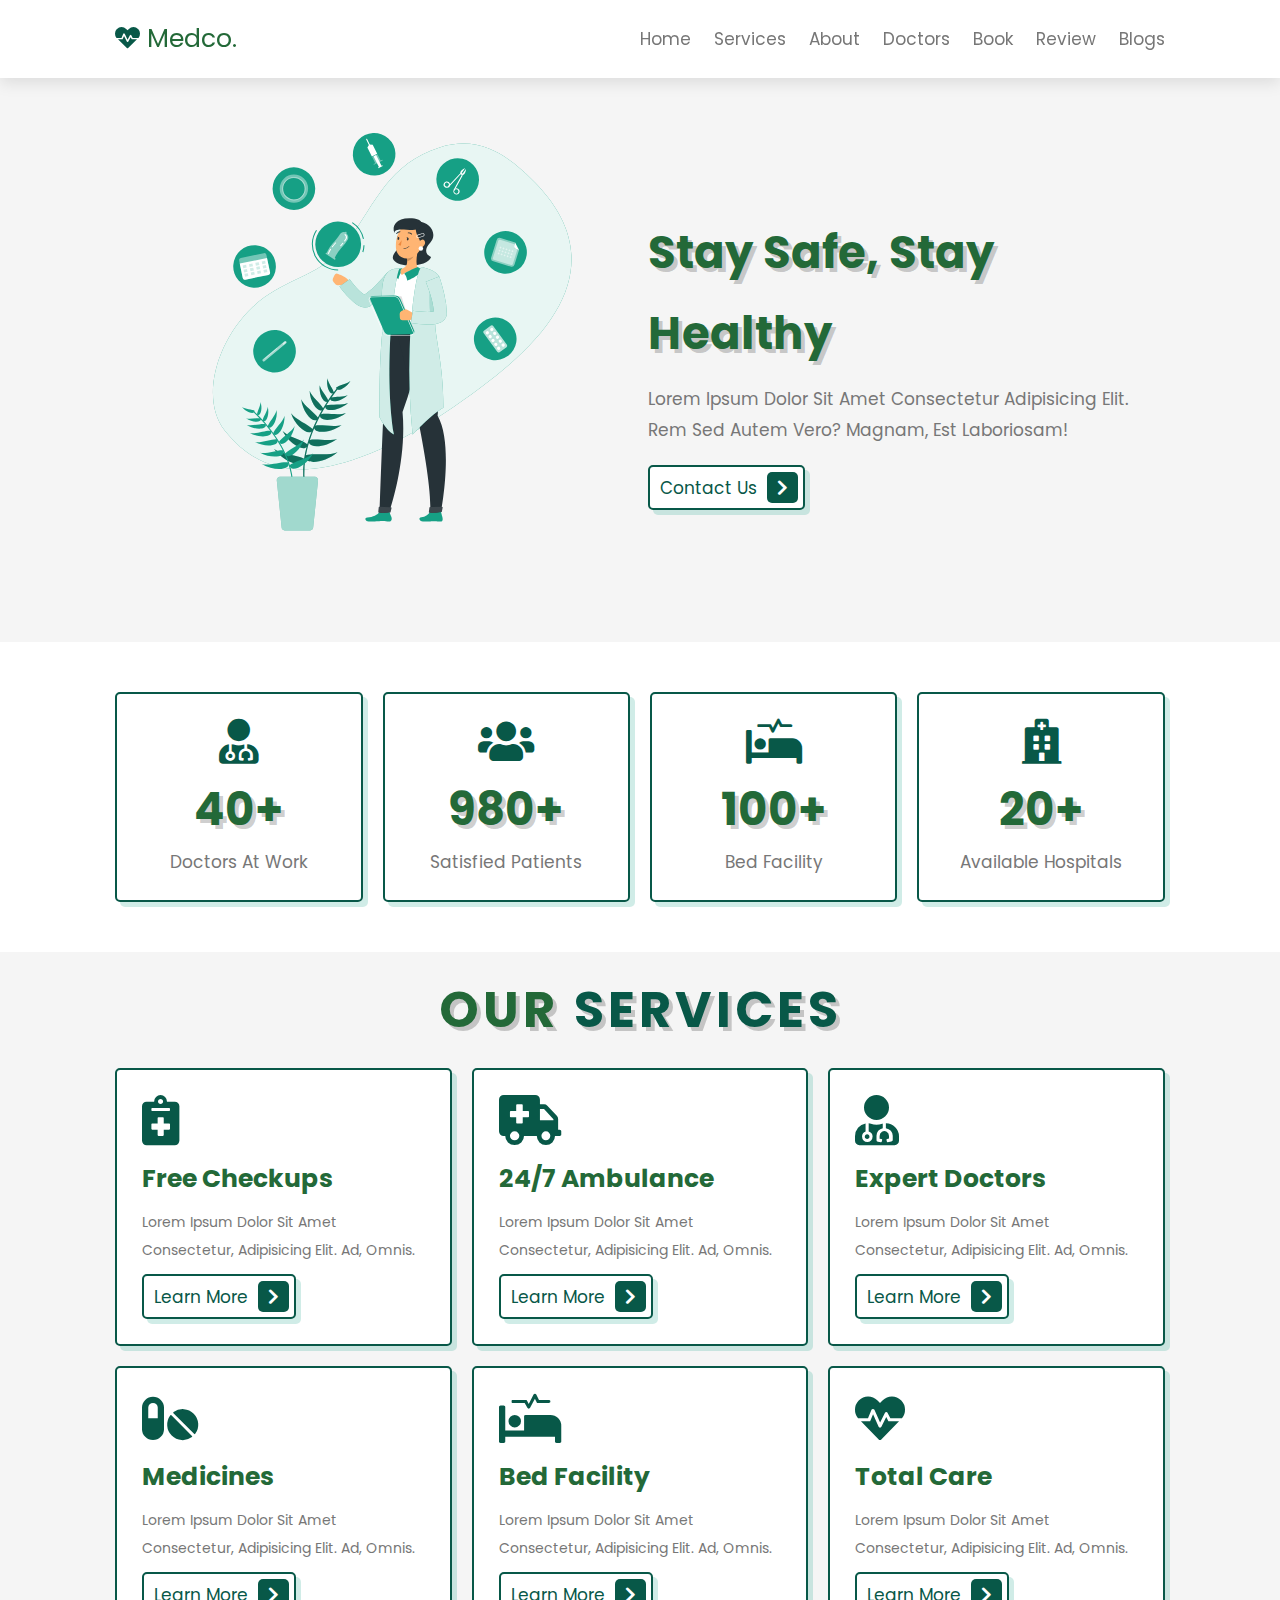
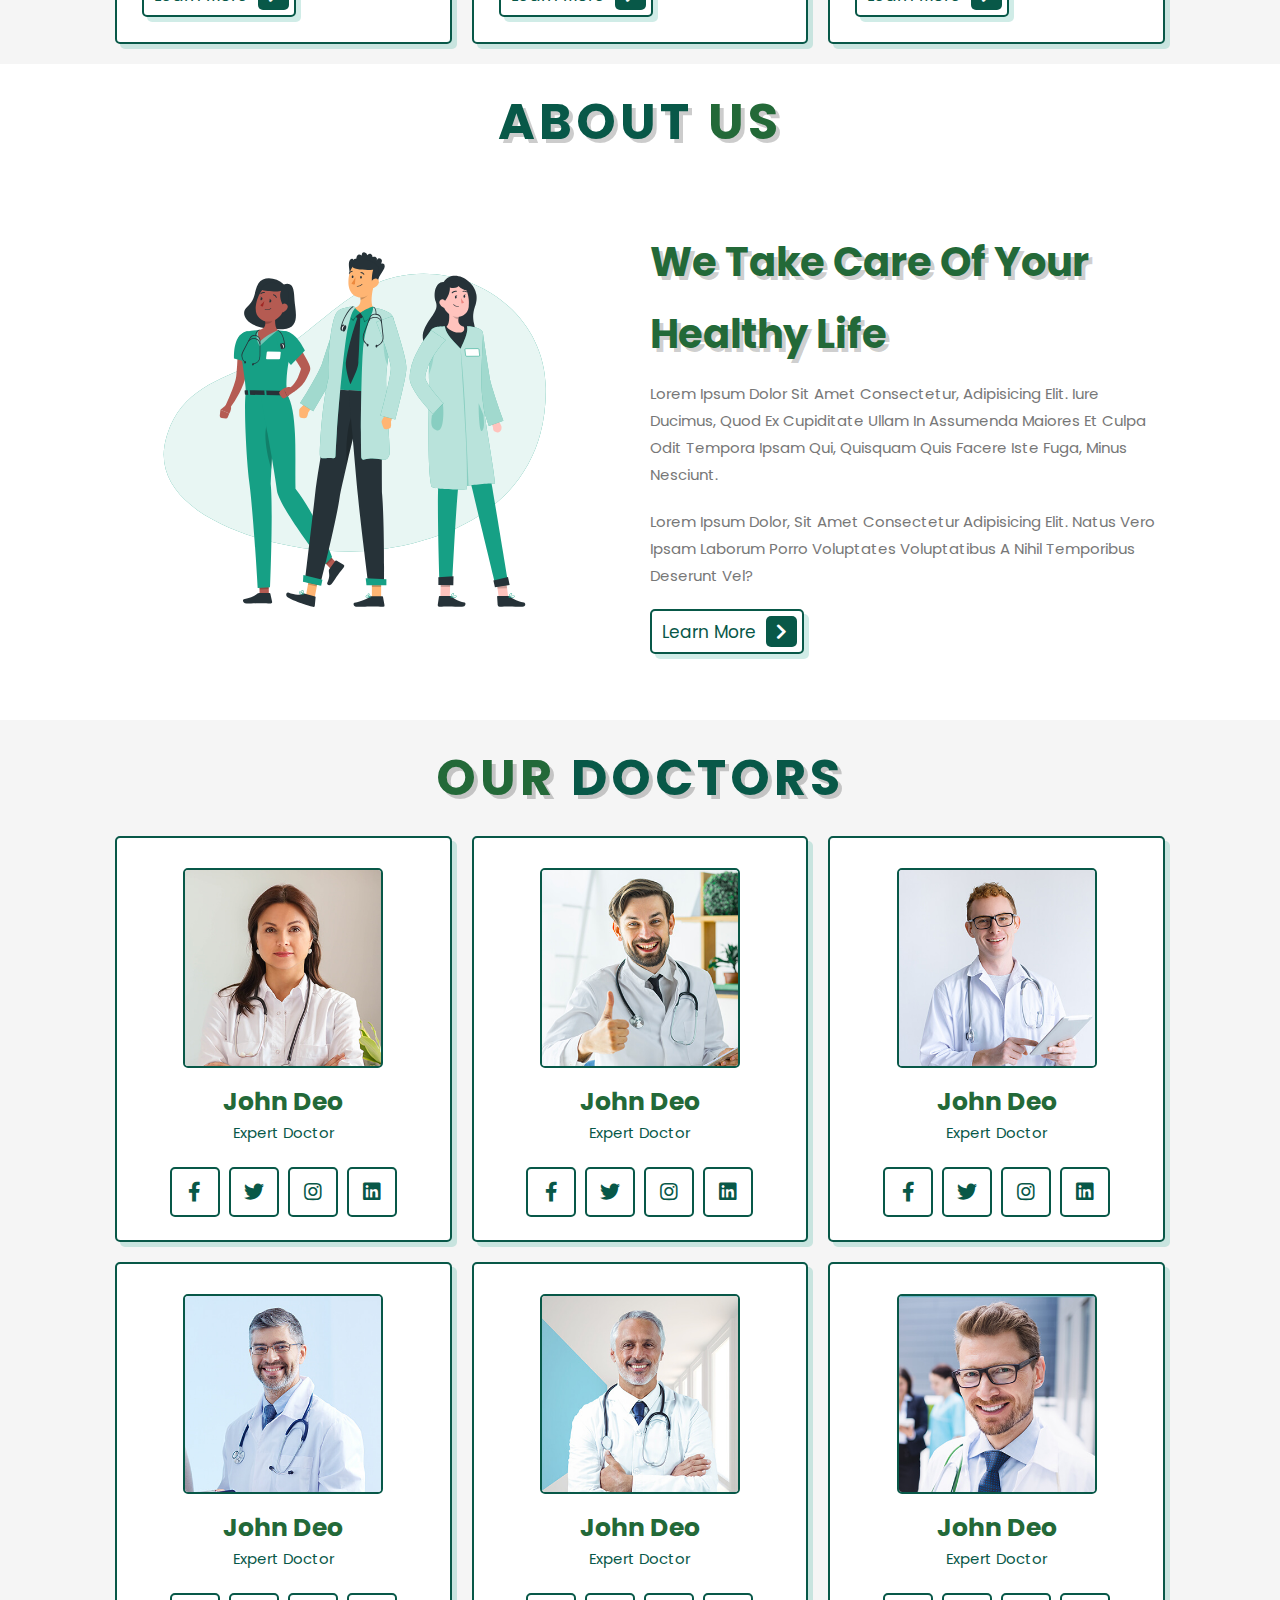
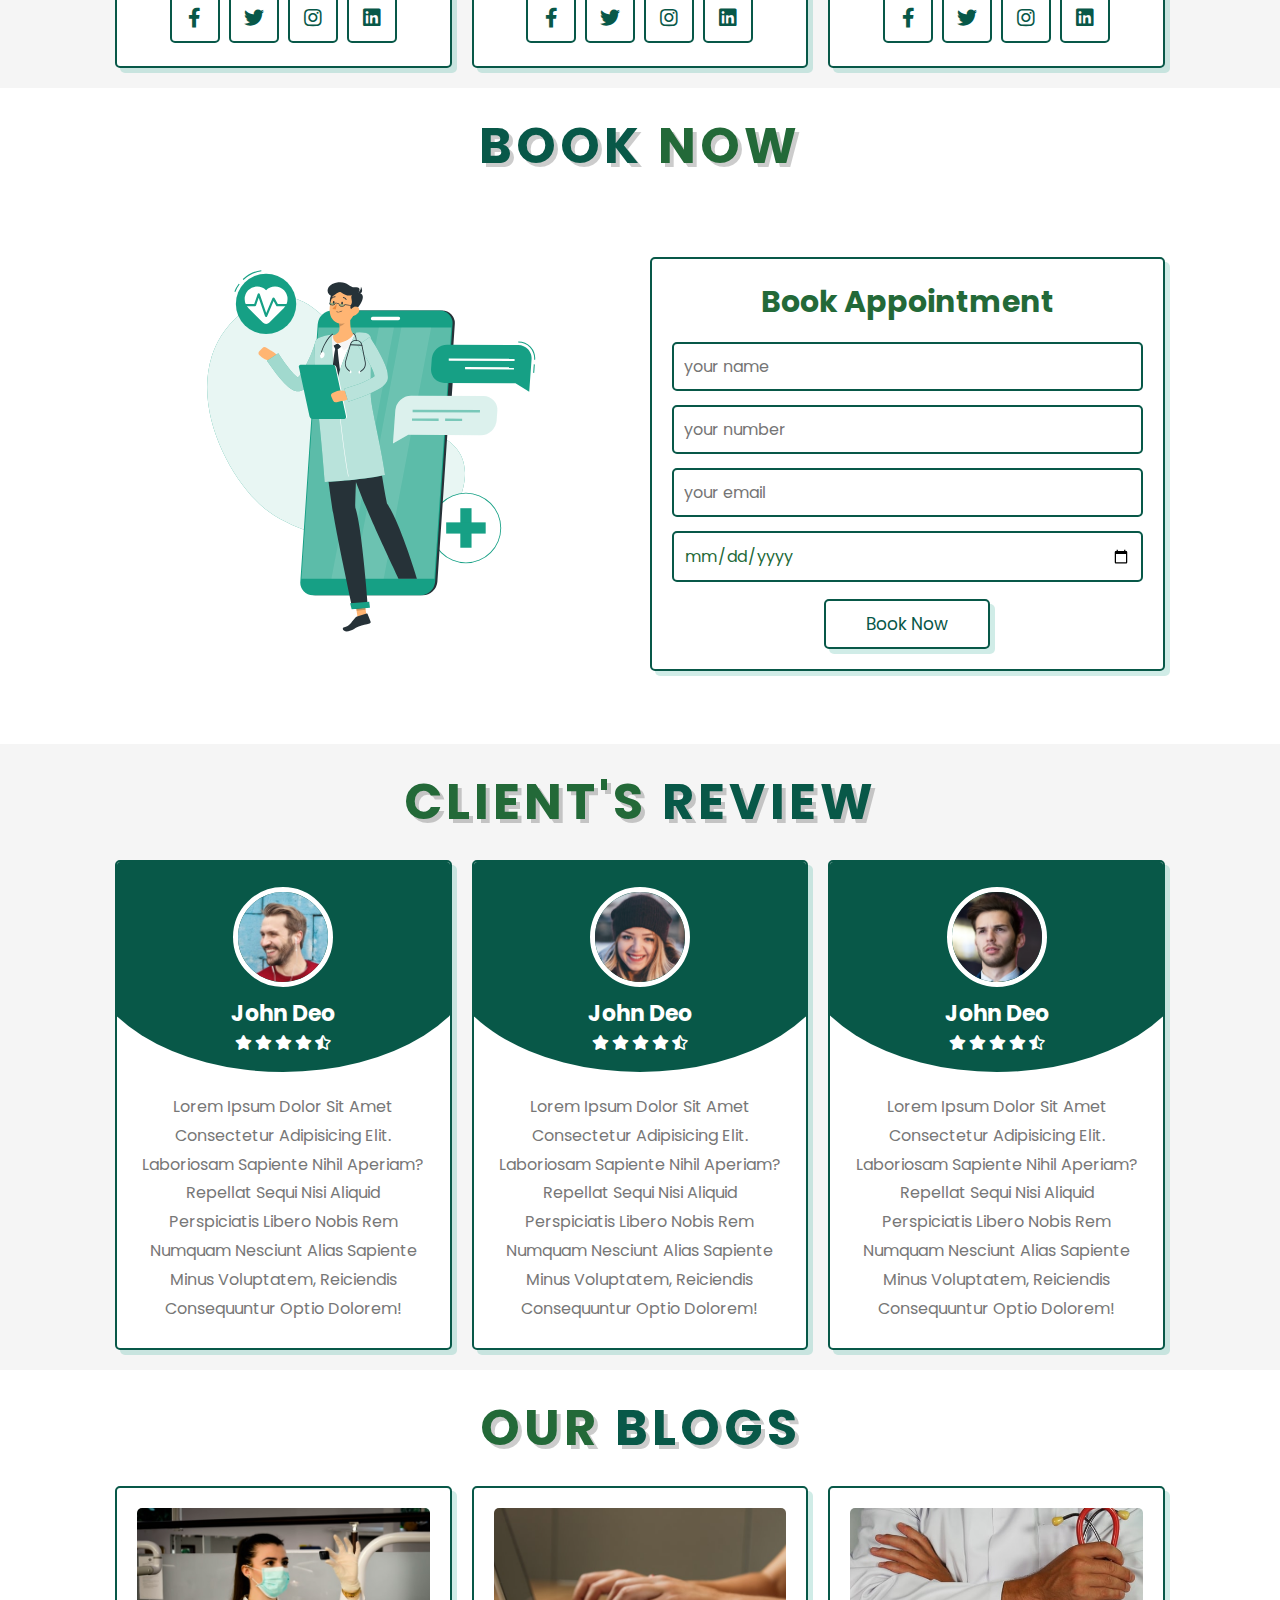
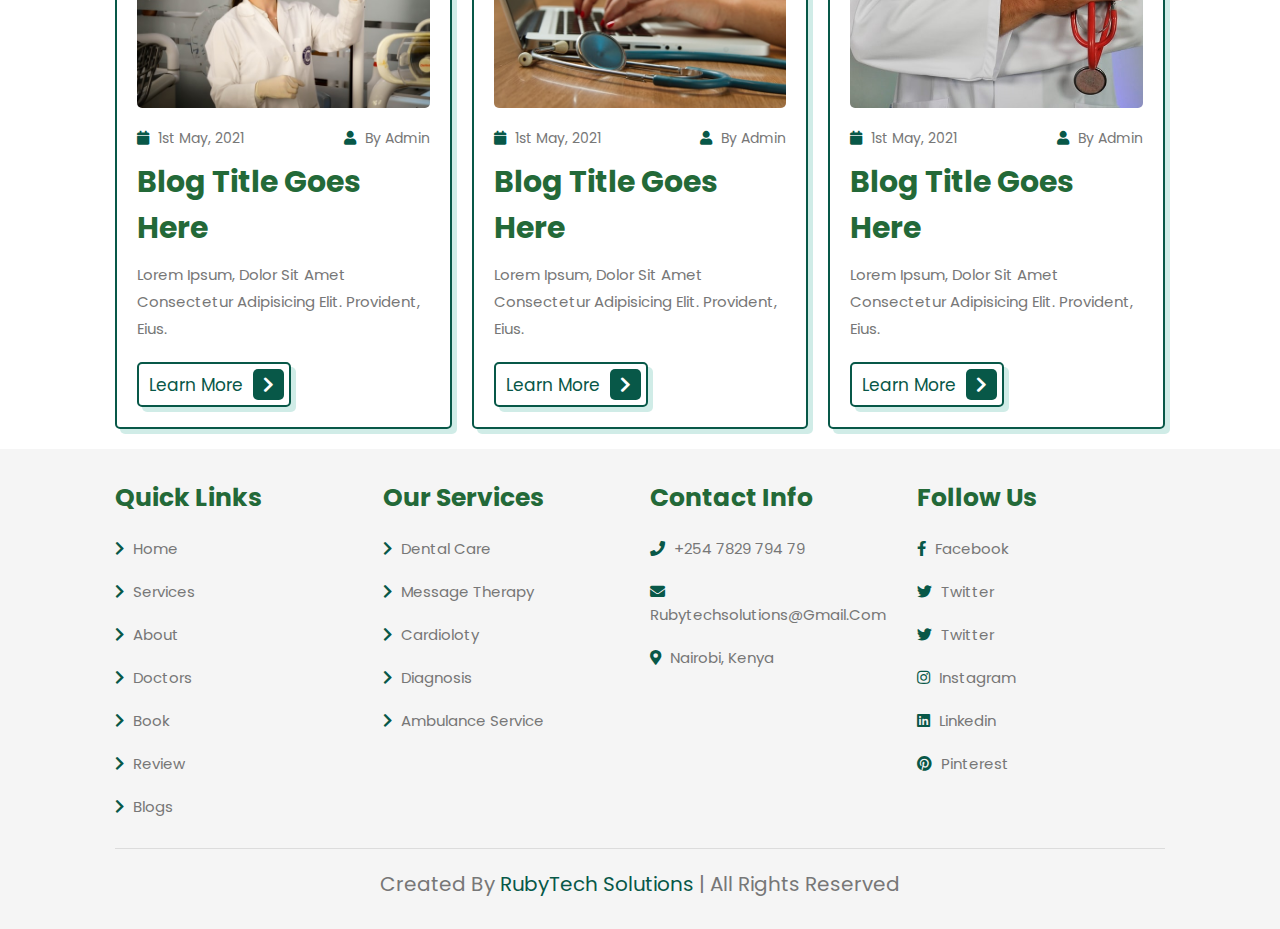
<file: hospitalwebsite/medco.html>
<!DOCTYPE html>
<html lang="en">
<head>
    <meta charset="UTF-8">
    <meta http-equiv="X-UA-Compatible" content="IE=edge">
    <meta name="viewport" content="width=device-width, initial-scale=1.0">
    <title>Hospital website</title>

    <!-- font awesome cdn link  -->
    <link rel="stylesheet" href="https://cdnjs.cloudflare.com/ajax/libs/font-awesome/5.15.4/css/all.min.css">

    <!-- custom css file link  -->
    <link rel="stylesheet" href="css/style.css">

</head>
<body>
    
<!-- header section starts  -->

<header class="header">

    <a href="#" class="logo"> <i class="fas fa-heartbeat"></i> medco. </a>

    <nav class="navbar">
        <a href="#home">home</a>
        <a href="#services">services</a>
        <a href="#about">about</a>
        <a href="#doctors">doctors</a>
        <a href="#book">book</a>
        <a href="#review">review</a>
        <a href="#blogs">blogs</a>
    </nav>

    <div id="menu-btn" class="fas fa-bars"></div>

</header>

<!-- header section ends -->

<!-- home section starts  -->

<section class="home" id="home">

    <div class="image">
        <img src="image/home-img.svg" alt="">
    </div>

    <div class="content">
        <h3>stay safe, stay healthy</h3>
        <p>Lorem ipsum dolor sit amet consectetur adipisicing elit. Rem sed autem vero? Magnam, est laboriosam!</p>
        <a href="#" class="btn"> contact us <span class="fas fa-chevron-right"></span> </a>
    </div>

</section>

<!-- home section ends -->

<!-- icons section starts  -->

<section class="icons-container">

    <div class="icons">
        <i class="fas fa-user-md"></i>
        <h3>40+</h3>
        <p>doctors at work</p>
    </div>

    <div class="icons">
        <i class="fas fa-users"></i>
        <h3>980+</h3>
        <p>satisfied patients</p>
    </div>

    <div class="icons">
        <i class="fas fa-procedures"></i>
        <h3>100+</h3>
        <p>bed facility</p>
    </div>

    <div class="icons">
        <i class="fas fa-hospital"></i>
        <h3>20+</h3>
        <p>available hospitals</p>
    </div>

</section>

<!-- icons section ends -->

<!-- services section starts  -->

<section class="services" id="services">

    <h1 class="heading"> our <span>services</span> </h1>

    <div class="box-container">

        <div class="box">
            <i class="fas fa-notes-medical"></i>
            <h3>free checkups</h3>
            <p>Lorem ipsum dolor sit amet consectetur, adipisicing elit. Ad, omnis.</p>
            <a href="#" class="btn"> learn more <span class="fas fa-chevron-right"></span> </a>
        </div>

        <div class="box">
            <i class="fas fa-ambulance"></i>
            <h3>24/7 ambulance</h3>
            <p>Lorem ipsum dolor sit amet consectetur, adipisicing elit. Ad, omnis.</p>
            <a href="#" class="btn"> learn more <span class="fas fa-chevron-right"></span> </a>
        </div>

        <div class="box">
            <i class="fas fa-user-md"></i>
            <h3>expert doctors</h3>
            <p>Lorem ipsum dolor sit amet consectetur, adipisicing elit. Ad, omnis.</p>
            <a href="#" class="btn"> learn more <span class="fas fa-chevron-right"></span> </a>
        </div>

        <div class="box">
            <i class="fas fa-pills"></i>
            <h3>medicines</h3>
            <p>Lorem ipsum dolor sit amet consectetur, adipisicing elit. Ad, omnis.</p>
            <a href="#" class="btn"> learn more <span class="fas fa-chevron-right"></span> </a>
        </div>

        <div class="box">
            <i class="fas fa-procedures"></i>
            <h3>bed facility</h3>
            <p>Lorem ipsum dolor sit amet consectetur, adipisicing elit. Ad, omnis.</p>
            <a href="#" class="btn"> learn more <span class="fas fa-chevron-right"></span> </a>
        </div>

        <div class="box">
            <i class="fas fa-heartbeat"></i>
            <h3>total care</h3>
            <p>Lorem ipsum dolor sit amet consectetur, adipisicing elit. Ad, omnis.</p>
            <a href="#" class="btn"> learn more <span class="fas fa-chevron-right"></span> </a>
        </div>

    </div>

</section>

<!-- services section ends -->

<!-- about section starts  -->

<section class="about" id="about">

    <h1 class="heading"> <span>about</span> us </h1>

    <div class="row">

        <div class="image">
            <img src="image/about-img.svg" alt="">
        </div>

        <div class="content">
            <h3>we take care of your healthy life</h3>
            <p>Lorem ipsum dolor sit amet consectetur, adipisicing elit. Iure ducimus, quod ex cupiditate ullam in assumenda maiores et culpa odit tempora ipsam qui, quisquam quis facere iste fuga, minus nesciunt.</p>
            <p>Lorem ipsum dolor, sit amet consectetur adipisicing elit. Natus vero ipsam laborum porro voluptates voluptatibus a nihil temporibus deserunt vel?</p>
            <a href="#" class="btn"> learn more <span class="fas fa-chevron-right"></span> </a>
        </div>

    </div>

</section>

<!-- about section ends -->

<!-- doctors section starts  -->

<section class="doctors" id="doctors">

    <h1 class="heading"> our <span>doctors</span> </h1>

    <div class="box-container">

        <div class="box">
            <img src="image/doc-1.jpg" alt="">
            <h3>john deo</h3>
            <span>expert doctor</span>
            <div class="share">
                <a href="#" class="fab fa-facebook-f"></a>
                <a href="#" class="fab fa-twitter"></a>
                <a href="#" class="fab fa-instagram"></a>
                <a href="#" class="fab fa-linkedin"></a>
            </div>
        </div>

        <div class="box">
            <img src="image/doc-2.jpg" alt="">
            <h3>john deo</h3>
            <span>expert doctor</span>
            <div class="share">
                <a href="#" class="fab fa-facebook-f"></a>
                <a href="#" class="fab fa-twitter"></a>
                <a href="#" class="fab fa-instagram"></a>
                <a href="#" class="fab fa-linkedin"></a>
            </div>
        </div>

        <div class="box">
            <img src="image/doc-3.jpg" alt="">
            <h3>john deo</h3>
            <span>expert doctor</span>
            <div class="share">
                <a href="#" class="fab fa-facebook-f"></a>
                <a href="#" class="fab fa-twitter"></a>
                <a href="#" class="fab fa-instagram"></a>
                <a href="#" class="fab fa-linkedin"></a>
            </div>
        </div>

        <div class="box">
            <img src="image/doc-4.jpg" alt="">
            <h3>john deo</h3>
            <span>expert doctor</span>
            <div class="share">
                <a href="#" class="fab fa-facebook-f"></a>
                <a href="#" class="fab fa-twitter"></a>
                <a href="#" class="fab fa-instagram"></a>
                <a href="#" class="fab fa-linkedin"></a>
            </div>
        </div>

        <div class="box">
            <img src="image/doc-5.jpg" alt="">
            <h3>john deo</h3>
            <span>expert doctor</span>
            <div class="share">
                <a href="#" class="fab fa-facebook-f"></a>
                <a href="#" class="fab fa-twitter"></a>
                <a href="#" class="fab fa-instagram"></a>
                <a href="#" class="fab fa-linkedin"></a>
            </div>
        </div>

        <div class="box">
            <img src="image/doc-6.jpg" alt="">
            <h3>john deo</h3>
            <span>expert doctor</span>
            <div class="share">
                <a href="#" class="fab fa-facebook-f"></a>
                <a href="#" class="fab fa-twitter"></a>
                <a href="#" class="fab fa-instagram"></a>
                <a href="#" class="fab fa-linkedin"></a>
            </div>
        </div>

    </div>

</section>

<!-- doctors section ends -->

<!-- booking section starts   -->

<section class="book" id="book">

    <h1 class="heading"> <span>book</span> now </h1>    

    <div class="row">

        <div class="image">
            <img src="image/book-img.svg" alt="">
        </div>

        <form action="">
            <h3>book appointment</h3>
            <input type="text" placeholder="your name" class="box">
            <input type="number" placeholder="your number" class="box">
            <input type="email" placeholder="your email" class="box">
            <input type="date" class="box">
            <input type="submit" value="book now" class="btn">
        </form>

    </div>

</section>

<!-- booking section ends -->

<!-- review section starts  -->

<section class="review" id="review">
    
    <h1 class="heading"> client's <span>review</span> </h1>

    <div class="box-container">

        <div class="box">
            <img src="image/pic-1.png" alt="">
            <h3>john deo</h3>
            <div class="stars">
                <i class="fas fa-star"></i>
                <i class="fas fa-star"></i>
                <i class="fas fa-star"></i>
                <i class="fas fa-star"></i>
                <i class="fas fa-star-half-alt"></i>
            </div>
            <p class="text">Lorem ipsum dolor sit amet consectetur adipisicing elit. Laboriosam sapiente nihil aperiam? Repellat sequi nisi aliquid perspiciatis libero nobis rem numquam nesciunt alias sapiente minus voluptatem, reiciendis consequuntur optio dolorem!</p>
        </div>

        <div class="box">
            <img src="image/pic-2.png" alt="">
            <h3>john deo</h3>
            <div class="stars">
                <i class="fas fa-star"></i>
                <i class="fas fa-star"></i>
                <i class="fas fa-star"></i>
                <i class="fas fa-star"></i>
                <i class="fas fa-star-half-alt"></i>
            </div>
            <p class="text">Lorem ipsum dolor sit amet consectetur adipisicing elit. Laboriosam sapiente nihil aperiam? Repellat sequi nisi aliquid perspiciatis libero nobis rem numquam nesciunt alias sapiente minus voluptatem, reiciendis consequuntur optio dolorem!</p>
        </div>

        <div class="box">
            <img src="image/pic-3.png" alt="">
            <h3>john deo</h3>
            <div class="stars">
                <i class="fas fa-star"></i>
                <i class="fas fa-star"></i>
                <i class="fas fa-star"></i>
                <i class="fas fa-star"></i>
                <i class="fas fa-star-half-alt"></i>
            </div>
            <p class="text">Lorem ipsum dolor sit amet consectetur adipisicing elit. Laboriosam sapiente nihil aperiam? Repellat sequi nisi aliquid perspiciatis libero nobis rem numquam nesciunt alias sapiente minus voluptatem, reiciendis consequuntur optio dolorem!</p>
        </div>

    </div>

</section>

<!-- review section ends -->

<!-- blogs section starts  -->

<section class="blogs" id="blogs">

    <h1 class="heading"> our <span>blogs</span> </h1>

    <div class="box-container">

        <div class="box">
            <div class="image">
                <img src="image/blog-1.jpg" alt="">
            </div>
            <div class="content">
                <div class="icon">
                    <a href="#"> <i class="fas fa-calendar"></i> 1st may, 2021 </a>
                    <a href="#"> <i class="fas fa-user"></i> by admin </a>
                </div>
                <h3>blog title goes here</h3>
                <p>Lorem ipsum, dolor sit amet consectetur adipisicing elit. Provident, eius.</p>
                <a href="#" class="btn"> learn more <span class="fas fa-chevron-right"></span> </a>
            </div>
        </div>

        <div class="box">
            <div class="image">
                <img src="image/blog-2.jpg" alt="">
            </div>
            <div class="content">
                <div class="icon">
                    <a href="#"> <i class="fas fa-calendar"></i> 1st may, 2021 </a>
                    <a href="#"> <i class="fas fa-user"></i> by admin </a>
                </div>
                <h3>blog title goes here</h3>
                <p>Lorem ipsum, dolor sit amet consectetur adipisicing elit. Provident, eius.</p>
                <a href="#" class="btn"> learn more <span class="fas fa-chevron-right"></span> </a>
            </div>
        </div>

        <div class="box">
            <div class="image">
                <img src="image/blog-3.jpg" alt="">
            </div>
            <div class="content">
                <div class="icon">
                    <a href="#"> <i class="fas fa-calendar"></i> 1st may, 2021 </a>
                    <a href="#"> <i class="fas fa-user"></i> by admin </a>
                </div>
                <h3>blog title goes here</h3>
                <p>Lorem ipsum, dolor sit amet consectetur adipisicing elit. Provident, eius.</p>
                <a href="#" class="btn"> learn more <span class="fas fa-chevron-right"></span> </a>
            </div>
        </div>

    </div>

</section>

<!-- blogs section ends -->

<!-- footer section starts  -->

<section class="footer">

    <div class="box-container">

        <div class="box">
            <h3>quick links</h3>
            <a href="#"> <i class="fas fa-chevron-right"></i> home </a>
            <a href="#"> <i class="fas fa-chevron-right"></i> services </a>
            <a href="#"> <i class="fas fa-chevron-right"></i> about </a>
            <a href="#"> <i class="fas fa-chevron-right"></i> doctors </a>
            <a href="#"> <i class="fas fa-chevron-right"></i> book </a>
            <a href="#"> <i class="fas fa-chevron-right"></i> review </a>
            <a href="#"> <i class="fas fa-chevron-right"></i> blogs </a>
        </div>

        <div class="box">
            <h3>our services</h3>
            <a href="#"> <i class="fas fa-chevron-right"></i> dental care </a>
            <a href="#"> <i class="fas fa-chevron-right"></i> message therapy </a>
            <a href="#"> <i class="fas fa-chevron-right"></i> cardioloty </a>
            <a href="#"> <i class="fas fa-chevron-right"></i> diagnosis </a>
            <a href="#"> <i class="fas fa-chevron-right"></i> ambulance service </a>
        </div>

        <div class="box">
            <h3>contact info</h3>
            <a href="#"> <i class="fas fa-phone"></i> +254 7829 794 79</a>
            <a href="#"> <i class="fas fa-envelope"></i> rubytechsolutions@gmail.com </a>
            <a href="#"> <i class="fas fa-map-marker-alt"></i> Nairobi, Kenya </a>
        </div>

        <div class="box">
            <h3>follow us</h3>
            <a href="#"> <i class="fab fa-facebook-f"></i> facebook </a>
            <a href="#"> <i class="fab fa-twitter"></i> twitter </a>
            <a href="#"> <i class="fab fa-twitter"></i> twitter </a>
            <a href="#"> <i class="fab fa-instagram"></i> instagram </a>
            <a href="#"> <i class="fab fa-linkedin"></i> linkedin </a>
            <a href="#"> <i class="fab fa-pinterest"></i> pinterest </a>
        </div>

    </div>

    <div class="credit"> created by <span>RubyTech Solutions</span> | all rights reserved </div>

</section>

<!-- footer section ends -->


















<!-- custom js file link  -->
<script src="js/script.js"></script>

</body>
</html>
</file>
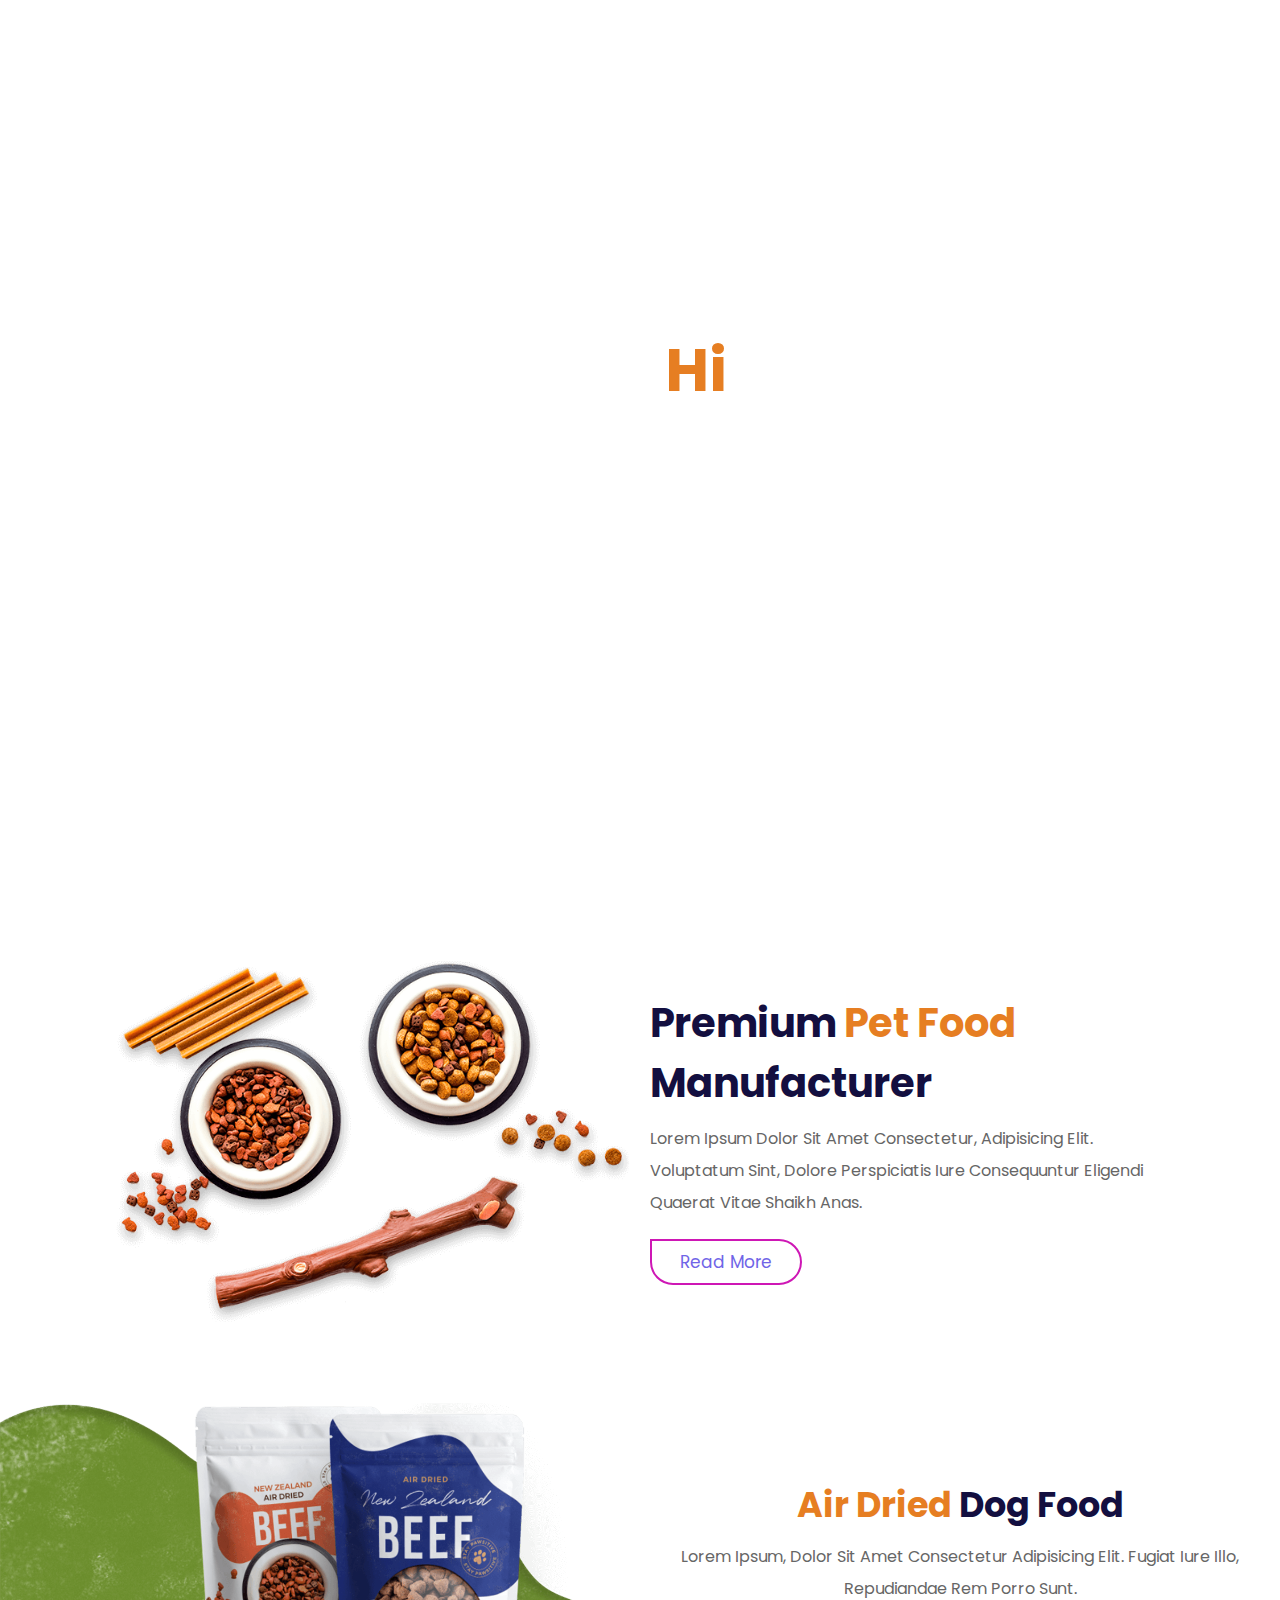
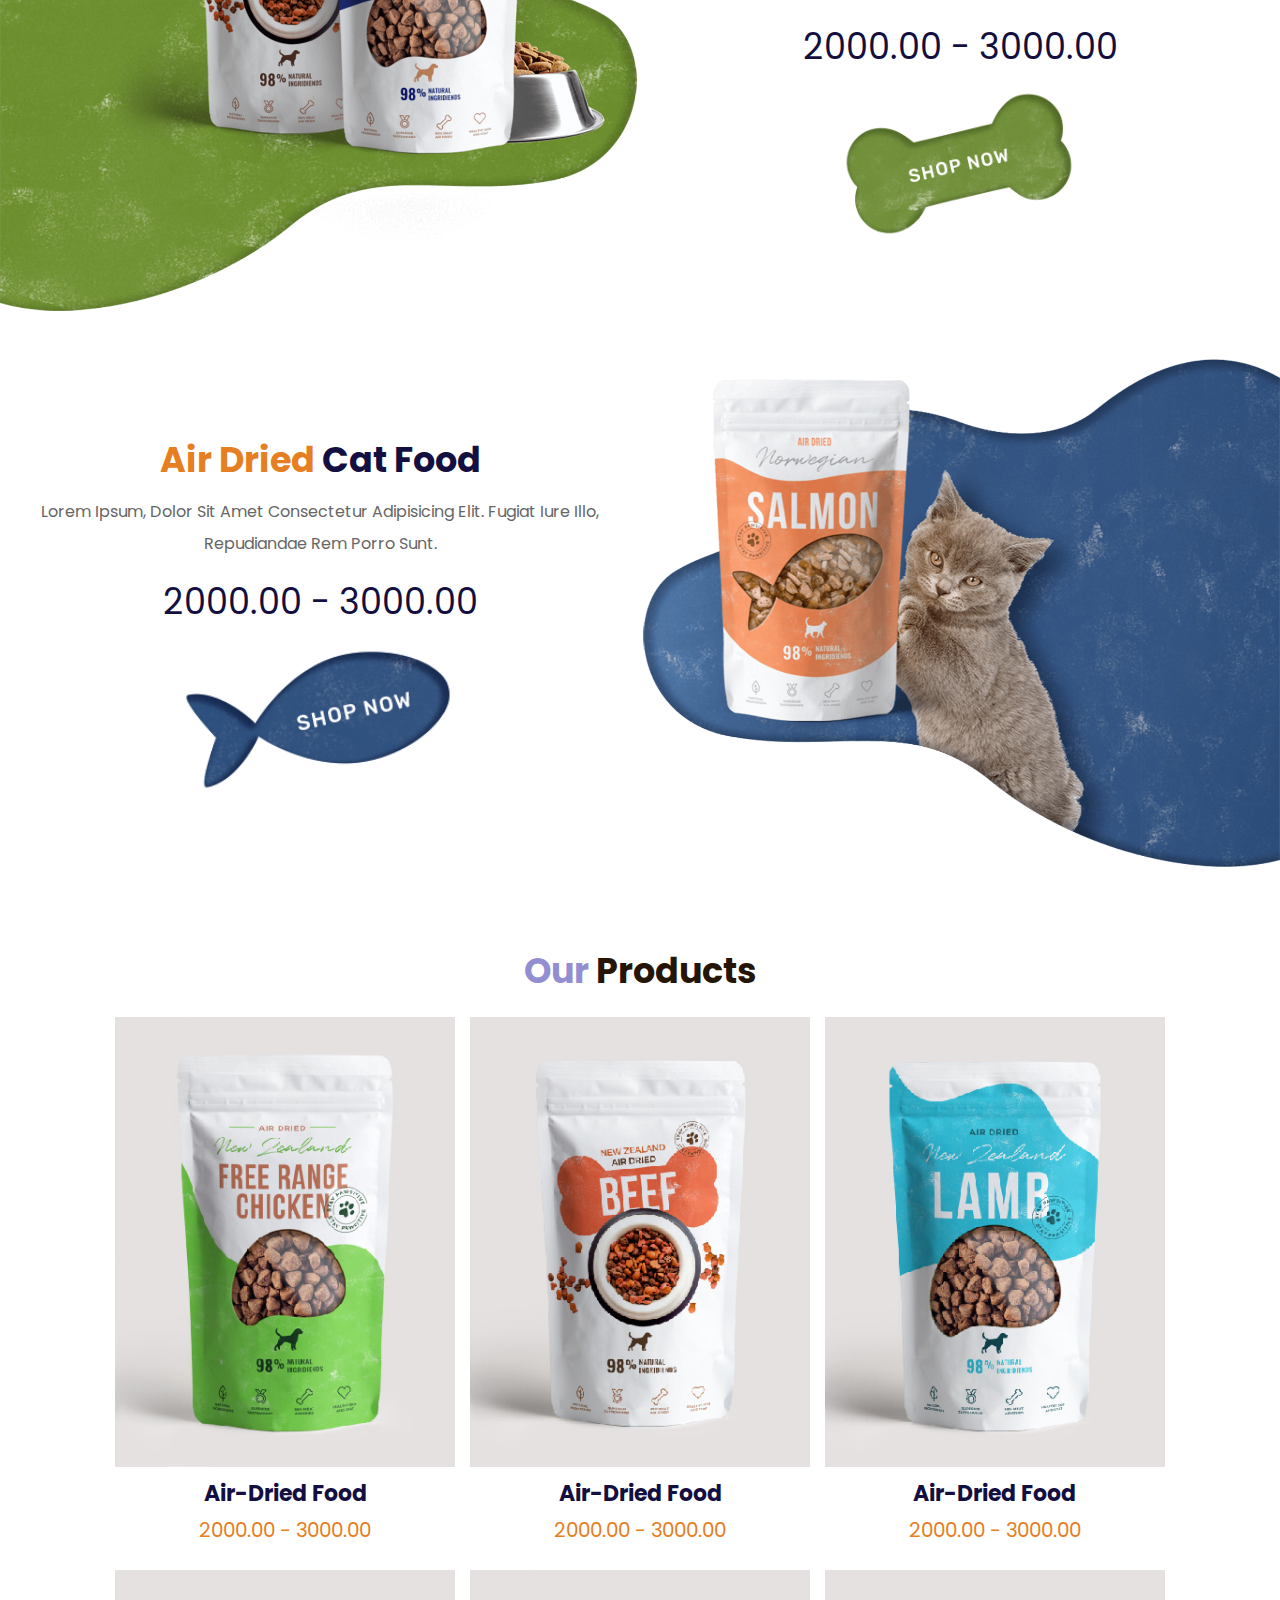
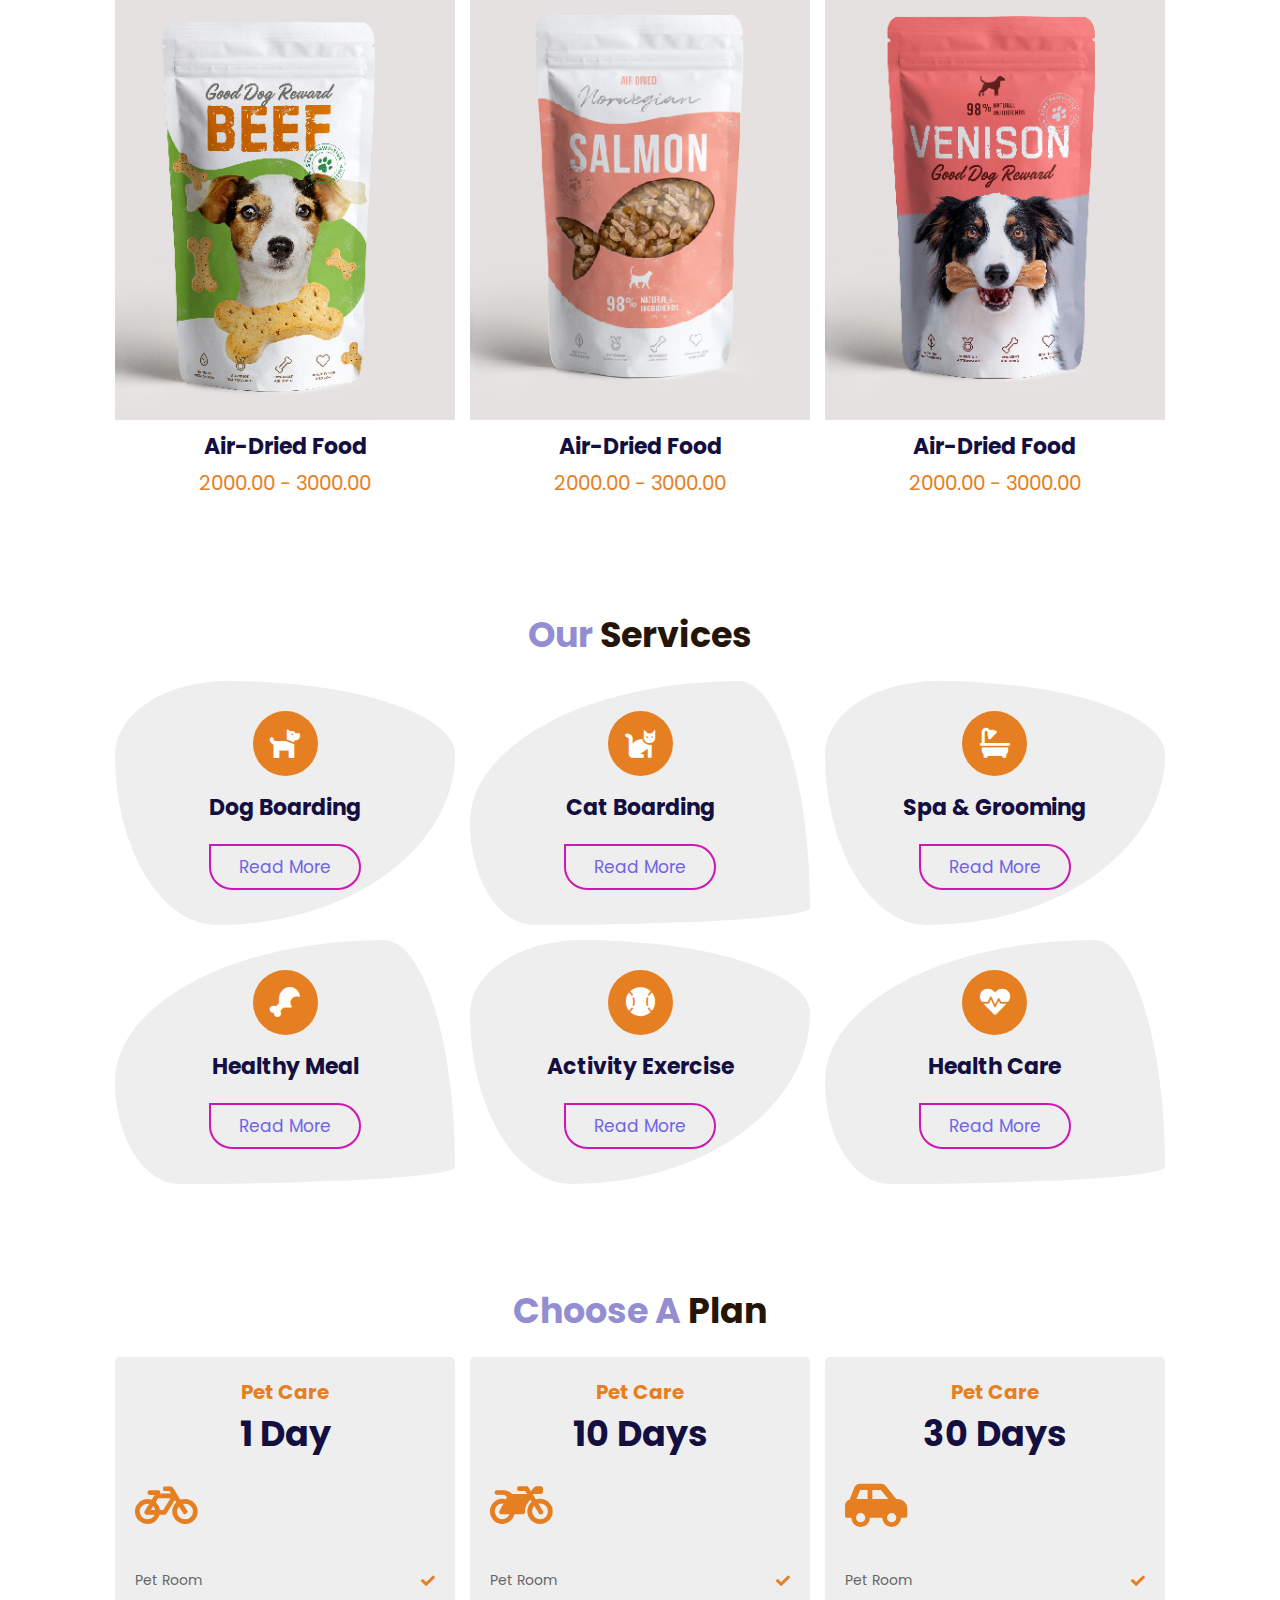
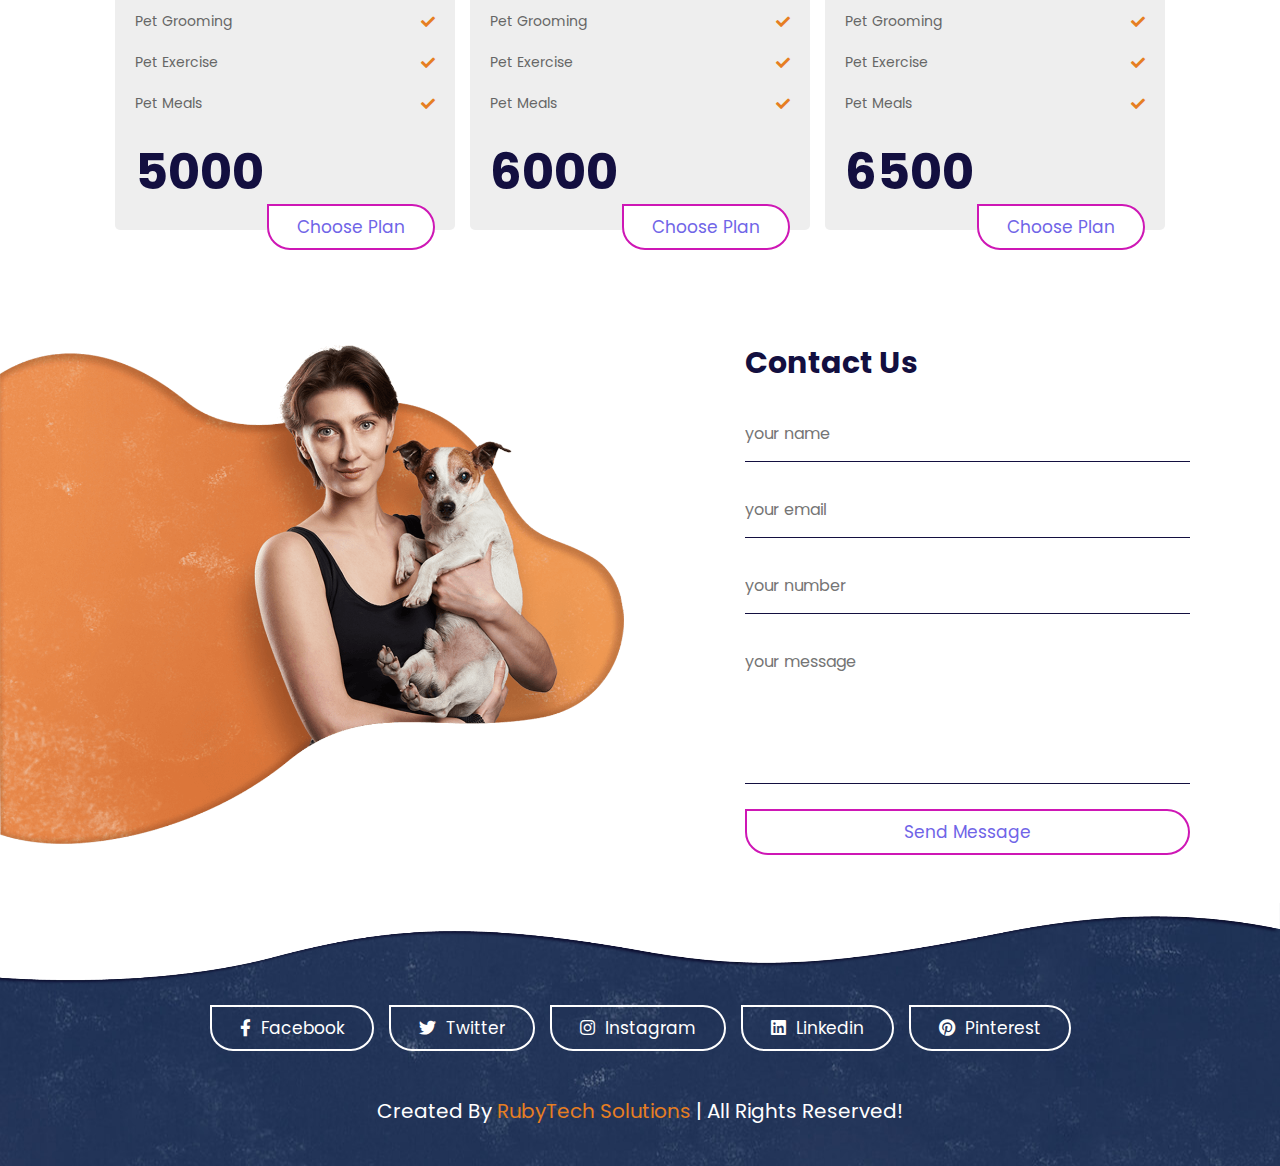
<file: petshop/petshop.html>
<!DOCTYPE html>
<html lang="en">
<head>
    <meta charset="UTF-8">
    <meta http-equiv="X-UA-Compatible" content="IE=edge">
    <meta name="viewport" content="width=device-width, initial-scale=1.0">
    <title>PET SHOP</title>

    <!-- font awesome cdn link  -->
    <link rel="stylesheet" href="https://cdnjs.cloudflare.com/ajax/libs/font-awesome/5.15.4/css/all.min.css">

    <!-- custom css file link  -->
    <link rel="stylesheet" href="css/style.css">

</head>
<body>
    
<!-- header section starts  -->

<header class="header">

    <a href="#" class="logo"> <i class="fas fa-paw"></i> shop </a>

    <nav class="navbar">
        <a href="#home">home</a>
        <a href="#about">about</a>
        <a href="#shop">shop</a>
        <a href="#services">services</a>
        <a href="#plan">plan</a>
        <a href="#contact">contact</a>
    </nav>

    <div class="icons">
        <div class="fas fa-bars" id="menu-btn"></div>
        <a href="#" class="fas fa-shopping-cart"></a>
        <div class="fas fa-user" id="login-btn"></div>
    </div>

    <form action="" class="login-form">
        <h3>sign in</h3>
        <input type="email" name="" placeholder="enter your email" id="" class="box">
        <input type="password" name="" placeholder="enter your password" id="" class="box">
        <div class="remember">
            <input type="checkbox" name="" id="remember-me">
            <label for="remember-me">remember me</label>
        </div>
        <input type="submit" value="sign in" class="btn">
        <div class="links">
            <a href="#">forget password</a>
            <a href="#">sign up</a>
        </div>
    </form>

</header>

<!-- header section ends -->

<!-- home section starts  -->

<section class="home" id="home">

    <div class="content">
        <h3> <span>hi</span> welcome to our pet shop </h3>
        <a href="#" class="btn">shop now</a>
    </div>

    <img src="image/bottom_wave.png" class="wave" alt="">

</section>

<!-- home section ends -->

<!-- about section starts  -->

<section class="about" id="about">

    <div class="image">
        <img src="image/about_img.png" alt="">
    </div>

    <div class="content">
        <h3>premium <span>pet food</span> manufacturer</h3>
        <p>Lorem ipsum dolor sit amet consectetur, adipisicing elit. Voluptatum sint, dolore perspiciatis iure consequuntur eligendi quaerat vitae shaikh anas.</p>
        <a href="#" class="btn">read more</a>
    </div>

</section>

<!-- about section ends -->

<!-- dog and cat food banner section starts -->

<div class="dog-food">

    <div class="image">
        <img src="image/dog_food.png" alt="">
    </div>

    <div class="content">
        <h3> <span>air dried</span> dog food </h3>
        <p>Lorem ipsum, dolor sit amet consectetur adipisicing elit. Fugiat iure illo, repudiandae rem porro sunt.</p>
        <div class="amount">2000.00 - 3000.00</div>
        <a href="#"> <img src="image/shop_now_dog.png" alt=""> </a>
    </div>

</div>

<div class="cat-food">

    <div class="content">
        <h3> <span>air dried</span> cat food </h3>
        <p>Lorem ipsum, dolor sit amet consectetur adipisicing elit. Fugiat iure illo, repudiandae rem porro sunt.</p>
        <div class="amount">2000.00 - 3000.00</div>
        <a href="#"> <img src="image/shop_now_cat.png" alt=""> </a>
    </div>

    <div class="image">
        <img src="image/cat_food.png" alt="">
    </div>

</div>

<!-- dog and cat food banner section ends -->

<!-- shop section starts  -->

<section class="shop" id="shop">

    <h1 class="heading"> our <span> products </span> </h1>

    <div class="box-container">

        <div class="box">
            <div class="icons">
                <a href="#" class="fas fa-shopping-cart"></a>
                <a href="#" class="fas fa-heart"></a>
                <a href="#" class="fas fa-eye"></a>
            </div>
            <div class="image">
                <img src="image/product_01.jpg" alt="">
            </div>
            <div class="content">
                <h3>air-dried food</h3>
                <div class="amount">2000.00 - 3000.00 </div>
            </div>
        </div>

        <div class="box">
            <div class="icons">
                <a href="#" class="fas fa-shopping-cart"></a>
                <a href="#" class="fas fa-heart"></a>
                <a href="#" class="fas fa-eye"></a>
            </div>
            <div class="image">
                <img src="image/product_02.jpg" alt="">
            </div>
            <div class="content">
                <h3>air-dried food</h3>
                <div class="amount"> 2000.00 - 3000.00 </div>
            </div>
        </div>

        <div class="box">
            <div class="icons">
                <a href="#" class="fas fa-shopping-cart"></a>
                <a href="#" class="fas fa-heart"></a>
                <a href="#" class="fas fa-eye"></a>
            </div>
            <div class="image">
                <img src="image/product_03.jpg" alt="">
            </div>
            <div class="content">
                <h3>air-dried food</h3>
                <div class="amount"> 2000.00 - 3000.00 </div>
            </div>
        </div>

        <div class="box">
            <div class="icons">
                <a href="#" class="fas fa-shopping-cart"></a>
                <a href="#" class="fas fa-heart"></a>
                <a href="#" class="fas fa-eye"></a>
            </div>
            <div class="image">
                <img src="image/product_04.jpg" alt="">
            </div>
            <div class="content">
                <h3>air-dried food</h3>
                <div class="amount"> 2000.00 - 3000.00 </div>
            </div>
        </div>

        <div class="box">
            <div class="icons">
                <a href="#" class="fas fa-shopping-cart"></a>
                <a href="#" class="fas fa-heart"></a>
                <a href="#" class="fas fa-eye"></a>
            </div>
            <div class="image">
                <img src="image/product_05.jpg" alt="">
            </div>
            <div class="content">
                <h3>air-dried food</h3>
                <div class="amount"> 2000.00 - 3000.00 </div>
            </div>
        </div>

        <div class="box">
            <div class="icons">
                <a href="#" class="fas fa-shopping-cart"></a>
                <a href="#" class="fas fa-heart"></a>
                <a href="#" class="fas fa-eye"></a>
            </div>
            <div class="image">
                <img src="image/product_06.jpg" alt="">
            </div>
            <div class="content">
                <h3>air-dried food</h3>
                <div class="amount"> 2000.00 - 3000.00 </div>
            </div>
        </div>

    </div>

</section>

<!-- shop section ends -->

<!-- services section starts  -->

<section class="services" id="services">

    <h1 class="heading"> our <span>services</span> </h1>

    <div class="box-container">

        <div class="box">
            <i class="fas fa-dog"></i>
            <h3>dog boarding</h3>
            <a href="#" class="btn">read more</a>
        </div>

        <div class="box">
            <i class="fas fa-cat"></i>
            <h3>cat boarding</h3>
            <a href="#" class="btn">read more</a>
        </div>

        <div class="box">
            <i class="fas fa-bath"></i>
            <h3>spa & grooming</h3>
            <a href="#" class="btn">read more</a>
        </div>

        <div class="box">
            <i class="fas fa-drumstick-bite"></i>
            <h3>healthy meal</h3>
            <a href="#" class="btn">read more</a>
        </div>

        <div class="box">
            <i class="fas fa-baseball-ball"></i>
            <h3>activity exercise</h3>
            <a href="#" class="btn">read more</a>
        </div>

        <div class="box">
            <i class="fas fa-heartbeat"></i>
            <h3>health care</h3>
            <a href="#" class="btn">read more</a>
        </div>

    </div>

</section>

<!-- services section ends -->

<!-- plan section starts  -->

<section class="plan" id="plan">

    <h1 class="heading"> choose a <span>plan</span> </h1>

    <div class="box-container">

        <div class="box">
            <h3 class="title">pet care</h3>
            <h3 class="day"> 1 day </h3>
            <i class="fas fa-bicycle icon"></i>
            <div class="list">
                <p> pet room <span class="fas fa-check"></span> </p>
                <p> pet grooming <span class="fas fa-check"></span> </p>
                <p> pet exercise <span class="fas fa-check"></span> </p>
                <p> pet meals <span class="fas fa-check"></span> </p>
            </div>
            <div class="amount"><span></span>5000</div>
            <a href="#" class="btn"> choose plan </a>
        </div>

        <div class="box">
            <h3 class="title">pet care</h3>
            <h3 class="day"> 10 days </h3>
            <i class="fas fa-motorcycle icon"></i>
            <div class="list">
                <p> pet room <span class="fas fa-check"></span> </p>
                <p> pet grooming <span class="fas fa-check"></span> </p>
                <p> pet exercise <span class="fas fa-check"></span> </p>
                <p> pet meals <span class="fas fa-check"></span> </p>
            </div>
            <div class="amount"><span></span>6000</div>
            <a href="#" class="btn"> choose plan </a>
        </div>

        <div class="box">
            <h3 class="title">pet care</h3>
            <h3 class="day"> 30 days </h3>
            <i class="fas fa-car-side icon"></i>
            <div class="list">
                <p> pet room <span class="fas fa-check"></span> </p>
                <p> pet grooming <span class="fas fa-check"></span> </p>
                <p> pet exercise <span class="fas fa-check"></span> </p>
                <p> pet meals <span class="fas fa-check"></span> </p>
            </div>
            <div class="amount"><span></span>6500</div>
            <a href="#" class="btn"> choose plan </a>
        </div>

    </div>

</section>

<!-- plan section ends -->

<section class="contact" id="contact">

    <div class="image">
        <img src="image/contact_img.png" alt="">
    </div>

    <form action="">
        <h3>contact us</h3>
        <input type="text" placeholder="your name" class="box">
        <input type="email" placeholder="your email" class="box">
        <input type="tumber" placeholder="your number" class="box">
        <textarea name="" placeholder="your message" id="" cols="30" rows="10"></textarea>
        <input type="submit" value="send message" class="btn">
    </form>

</section>

<section class="footer">

    <img src="image/top_wave.png" alt="">

    <div class="share">
        <a href="#" class="btn"> <i class="fab fa-facebook-f"></i> facebook </a>
        <a href="#" class="btn"> <i class="fab fa-twitter"></i> twitter </a>
        <a href="#" class="btn"> <i class="fab fa-instagram"></i> instagram </a>
        <a href="#" class="btn"> <i class="fab fa-linkedin"></i> linkedin </a>
        <a href="#" class="btn"> <i class="fab fa-pinterest"></i> pinterest </a>
    </div>

    <div class="credit"> created by <span> RubyTech Solutions </span> | all rights reserved! </div>

</section>




















<!-- custom js file link  -->
<script src="js/script.js"></script>

</body>
</html>
</file>
<file: hospitalwebsite/css/style.css>
@import url('https://fonts.googleapis.com/css2?family=Poppins:wght@100;200;300;400;500;600;700&display=swap');

:root{
    --green:#085848;
    --black:rgb(35, 105, 56);
    --light-color:#777;
    --box-shadow:.5rem .5rem 0 rgba(22, 160, 133, .2);
    --text-shadow:.4rem .4rem 0 rgba(0, 0, 0, .2);
    --border:.2rem solid var(--green);
}

*{
    font-family: 'Poppins', sans-serif;
    margin:0; padding: 0;
    box-sizing: border-box;
    outline: none; border: none;
    text-transform: capitalize;
    transition: all .2s ease-out;
    text-decoration: none;
}

html{
    font-size: 62.5%;
    overflow-x: hidden;
    scroll-padding-top: 7rem;
    scroll-behavior: smooth;
}

section{
    padding:2rem 9%;
}

section:nth-child(even){
    background: #f5f5f5;
}

.heading{
    text-align: center;
    padding-bottom: 2rem;
    text-shadow: var(--text-shadow);
    text-transform: uppercase;
    color:var(--black);
    font-size: 5rem;
    letter-spacing: .4rem;
}

.heading span{
    text-transform: uppercase;
    color:var(--green);
}

.btn{
    display: inline-block;
    margin-top: 1rem;
    padding: .5rem;
    padding-left: 1rem;
    border:var(--border);
    border-radius: .5rem;
    box-shadow: var(--box-shadow);
    color:var(--green);
    cursor: pointer;
    font-size: 1.7rem;
    background: #fff;
}

.btn span{
    padding:.7rem 1rem;
    border-radius: .5rem;
    background: var(--green);
    color:#fff;
    margin-left: .5rem;
}

.btn:hover{
    background: var(--green);
    color:#fff;
}

.btn:hover span{
    color: var(--green);
    background:#fff;
    margin-left: 1rem;
}

.header{
    padding:2rem 9%;
    position: fixed;
    top:0; left: 0; right: 0;
    z-index: 1000;
    box-shadow: 0 .5rem 1.5rem rgba(0, 0, 0, .1);
    display: flex;
    align-items: center;
    justify-content: space-between;
    background: #fff;
}

.header .logo{
    font-size: 2.5rem;
    color: var(--black);
}

.header .logo i{
    color: var(--green);
}

.header .navbar a{
    font-size: 1.7rem;
    color: var(--light-color);
    margin-left: 2rem;
}

.header .navbar a:hover{
    color: var(--green);
}

#menu-btn{
    font-size: 2.5rem;
    border-radius: .5rem;
    background: #eee;
    color:var(--green);
    padding: 1rem 1.5rem;
    cursor: pointer;
    display: none;
}

.home{
    display: flex;
    align-items: center;
    flex-wrap: wrap;
    gap:1.5rem;
    padding-top: 10rem;
}

.home .image{
    flex:1 1 45rem;
}

.home .image img{
    width: 100%;
}

.home .content{
    flex:1 1 45rem;
}

.home .content h3{
    font-size: 4.5rem;
    color:var(--black);
    line-height: 1.8;
    text-shadow: var(--text-shadow);
}

.home .content p{
    font-size: 1.7rem;
    color:var(--light-color);
    line-height: 1.8;
    padding: 1rem 0;
}

.icons-container{
    display: grid;
    gap:2rem;
    grid-template-columns: repeat(auto-fit, minmax(20rem, 1fr));
    padding-top: 5rem;
    padding-bottom: 5rem;
}

.icons-container .icons{
    border:var(--border);
    box-shadow: var(--box-shadow);
    border-radius: .5rem;
    text-align: center;
    padding: 2.5rem;
}

.icons-container .icons i{
    font-size: 4.5rem;
    color:var(--green);
    padding-bottom: .7rem;
}

.icons-container .icons h3{
    font-size: 4.5rem;
    color:var(--black);
    padding: .5rem 0;
    text-shadow: var(--text-shadow);
}

.icons-container .icons p{
    font-size: 1.7rem;
    color:var(--light-color);
}

.services .box-container{
    display: grid;
    grid-template-columns: repeat(auto-fit, minmax(27rem, 1fr));
    gap:2rem;
}

.services .box-container .box{
    background:#fff;
    border-radius: .5rem;
    box-shadow: var(--box-shadow);
    border:var(--border);
    padding: 2.5rem;
}

.services .box-container .box i{
    color: var(--green);
    font-size: 5rem;
    padding-bottom: .5rem;
}

.services .box-container .box h3{
    color: var(--black);
    font-size: 2.5rem;
    padding:1rem 0;
}

.services .box-container .box p{
    color: var(--light-color);
    font-size: 1.4rem;
    line-height: 2;
}

.about .row{
    display: flex;
    align-items: center;
    flex-wrap: wrap;
    gap:2rem;
}

.about .row .image{
    flex:1 1 45rem;
}

.about .row .image img{
    width: 100%;
}

.about .row .content{
    flex:1 1 45rem;
}

.about .row .content h3{
    color: var(--black);
    text-shadow: var(--text-shadow);
    font-size: 4rem;
    line-height: 1.8;
}

.about .row .content p{
    color: var(--light-color);
    padding:1rem 0;
    font-size: 1.5rem;
    line-height: 1.8;
}

.doctors .box-container{
    display: grid;
    grid-template-columns: repeat(auto-fit, minmax(30rem, 1fr));
    gap:2rem;
}

.doctors .box-container .box{
    text-align: center;
    background:#fff;
    border-radius: .5rem;
    border:var(--border);
    box-shadow: var(--box-shadow);
    padding:2rem;
}

.doctors .box-container .box img{
    height: 20rem;
    border:var(--border);
    border-radius: .5rem;
    margin-top: 1rem;
    margin-bottom: 1rem;
}

.doctors .box-container .box h3{
    color:var(--black);
    font-size: 2.5rem;
}

.doctors .box-container .box span{
    color:var(--green);
    font-size: 1.5rem;
}

.doctors .box-container .box .share{
    padding-top: 2rem;
}

.doctors .box-container .box .share a{
    height: 5rem;
    width: 5rem;
    line-height: 4.5rem;
    font-size: 2rem;
    color:var(--green);
    border-radius: .5rem;
    border:var(--border);
    margin:.3rem;
}

.doctors .box-container .box .share a:hover{
    background:var(--green);
    color:#fff;
    box-shadow: var(--box-shadow);
}

.book .row{
    display: flex;
    align-items: center;
    flex-wrap: wrap;
    gap:2rem;
}
 
.book .row .image{
    flex:1 1 45rem;
}

.book .row .image img{
    width: 100%;
}

.book .row form{
    flex:1 1 45rem;
    background: #fff;
    border:var(--border);
    box-shadow: var(--box-shadow);
    text-align: center;
    padding: 2rem;
    border-radius: .5rem;
}

.book .row form h3{
    color:var(--black);
    padding-bottom: 1rem;
    font-size: 3rem;
}

.book .row form .box{
    width: 100%;
    margin:.7rem 0;
    border-radius: .5rem;
    border:var(--border);
    font-size: 1.6rem;
    color: var(--black);
    text-transform: none;
    padding: 1rem;
}

.book .row form .btn{
    padding:1rem 4rem;
}

.review .box-container{
    display: grid;
    grid-template-columns: repeat(auto-fit, minmax(27rem, 1fr));
    gap:2rem;
}

.review .box-container .box{
    border:var(--border);
    box-shadow: var(--box-shadow);
    border-radius: .5rem;
    padding:2.5rem;
    background: #fff;
    text-align: center;
    position: relative;
    overflow: hidden;
    z-index: 0;
}

.review .box-container .box img{
    height: 10rem;
    width: 10rem;
    border-radius: 50%;
    object-fit: cover;
    border:.5rem solid #fff;
}

.review .box-container .box h3{
    color:#fff;
    font-size: 2.2rem;
    padding:.5rem 0;
}

.review .box-container .box .stars i{
    color:#fff;
    font-size: 1.5rem;
}

.review .box-container .box .text{
    color:var(--light-color);
    line-height: 1.8;
    font-size: 1.6rem;
    padding-top: 4rem;
}

.review .box-container .box::before{
    content: '';
    position: absolute;
    top:-4rem; left: 50%;
    transform:translateX(-50%);
    background:var(--green);
    border-bottom-left-radius: 50%;
    border-bottom-right-radius: 50%;
    height: 25rem;
    width: 120%;
    z-index: -1;
}

.blogs .box-container{
    display: grid;
    grid-template-columns: repeat(auto-fit, minmax(30rem, 1fr));
    gap:2rem;
}

.blogs .box-container .box{
    border:var(--border);
    box-shadow: var(--box-shadow);
    border-radius: .5rem;
    padding: 2rem;
}

.blogs .box-container .box .image{
    height: 20rem;
    overflow:hidden;
    border-radius: .5rem;
}

.blogs .box-container .box .image img{
    height: 100%;
    width: 100%;
    object-fit: cover;
}

.blogs .box-container .box:hover .image img{
    transform:scale(1.2);
}

.blogs .box-container .box .content{
    padding-top: 1rem;
}

.blogs .box-container .box .content .icon{
    padding: 1rem 0;
    display: flex;
    align-items: center;
    justify-content: space-between;
}

.blogs .box-container .box .content .icon a{
    font-size: 1.4rem;
    color: var(--light-color);
}

.blogs .box-container .box .content .icon a:hover{
    color:var(--green);
}

.blogs .box-container .box .content .icon a i{
    padding-right: .5rem;
    color: var(--green);
}

.blogs .box-container .box .content h3{
    color:var(--black);
    font-size: 3rem;
}

.blogs .box-container .box .content p{
    color:var(--light-color);
    font-size: 1.5rem;
    line-height: 1.8;
    padding:1rem 0;
}

.footer .box-container{
    display: grid;
    grid-template-columns: repeat(auto-fit, minmax(22rem, 1fr));
    gap:2rem;
}

.footer .box-container .box h3{
    font-size: 2.5rem;
    color:var(--black);
    padding: 1rem 0;
}

.footer .box-container .box a{
    display: block;
    font-size: 1.5rem;
    color:var(--light-color);
    padding: 1rem 0;
}

.footer .box-container .box a i{
    padding-right: .5rem;
    color:var(--green);
}

.footer .box-container .box a:hover i{
    padding-right:2rem;
}

.footer .credit{
    padding: 1rem;
    padding-top: 2rem;
    margin-top: 2rem;
    text-align: center;
    font-size: 2rem;
    color:var(--light-color);
    border-top: .1rem solid rgba(0, 0, 0, .1);
}

.footer .credit span{
    color:var(--green);
}









/* media queries  */
@media (max-width:991px){

    html{
        font-size: 55%;
    }

    .header{
        padding: 2rem;
    }

    section{
        padding:2rem;
    }

}

@media (max-width:768px){

    #menu-btn{
        display: initial;
    }

    .header .navbar{
        position: absolute;
        top:115%; right: 2rem;
        border-radius: .5rem;
        box-shadow: var(--box-shadow);
        width: 30rem;
        border: var(--border);
        background: #fff;
        transform: scale(0);
        opacity: 0;
        transform-origin: top right;
        transition: none;
    }

    .header .navbar.active{
        transform: scale(1);
        opacity: 1;
        transition: .2s ease-out;
    }

    .header .navbar a{
        font-size: 2rem;
        display: block;
        margin:2.5rem;
    }

}

@media (max-width:450px){

    html{
        font-size: 50%;
    }

}
</file>
<file: petshop/css/style.css>
@import url("https://fonts.googleapis.com/css2?family=Poppins:wght@100;300;400;500;600&display=swap");
* {
  font-family: 'Poppins', sans-serif;
  margin: 0;
  padding: 0;
  -webkit-box-sizing: border-box;
          box-sizing: border-box;
  outline: none;
  border: none;
  text-decoration: none;
  text-transform: capitalize;
  -webkit-transition: .2s linear;
  transition: .2s linear;
}

html {
  font-size: 62.5%;
  overflow-x: hidden;
  scroll-behavior: smooth;
  scroll-padding-top: 4rem;
}

html::-webkit-scrollbar {
  width: 1rem;
}

html::-webkit-scrollbar-track {
  background: transparent;
}

html::-webkit-scrollbar-thumb {
  background: #7deb6e;
  border-radius: 5rem;
}

section {
  padding: 5rem 9%;
}

.heading {
  padding-bottom: 2rem;
  text-align: center;
  font-size: 3.5rem;
  color: #938ed1;
}

.heading span {
  color: #251506;
}

.btn {
  display: inline-block;
  margin-top: 1rem;
  padding: .8rem 2.8rem;
  border-radius: 5rem;
  border-top-left-radius: 0;
  border: 0.2rem solid #ce17b5;
  cursor: pointer;
  background: none;
  color: #7065e7;
  font-size: 1.7rem;
  overflow: hidden;
  z-index: 0;
  position: relative;
}

.btn::before {
  content: '';
  position: absolute;
  top: 0;
  left: 0;
  height: 100%;
  width: 100%;
  background: #847dc9;
  z-index: -1;
  -webkit-transition: .2s linear;
  transition: .2s linear;
  -webkit-clip-path: circle(0% at 0% 5%);
          clip-path: circle(0% at 0% 5%);
}

.btn:hover::before {
  -webkit-clip-path: circle(100%);
          clip-path: circle(100%);
}

.btn:hover {
  color: rgb(211, 26, 26);
}

@-webkit-keyframes fadeIn {
  0% {
    -webkit-transform: translateY(3rem);
            transform: translateY(3rem);
    opacity: 0;
  }
}

@keyframes fadeIn {
  0% {
    -webkit-transform: translateY(3rem);
            transform: translateY(3rem);
    opacity: 0;
  }
}

.header {
  background: rgb(250, 127, 127);
  display: -webkit-box;
  display: -ms-flexbox;
  display: flex;
  -webkit-box-align: center;
      -ms-flex-align: center;
          align-items: center;
  -webkit-box-pack: justify;
      -ms-flex-pack: justify;
          justify-content: space-between;
  padding: 2rem 9%;
  -webkit-box-shadow: 0 0.5rem 1.5rem rgba(0, 0, 0, 0.1);
          box-shadow: 0 0.5rem 1.5rem rgba(0, 0, 0, 0.1);
  position: fixed;
  top: 0;
  left: 0;
  right: 0;
  z-index: 1000;
  -webkit-transform: translateY(-10rem);
          transform: translateY(-10rem);
}

.header.active {
  -webkit-transform: translateY(0rem);
          transform: translateY(0rem);
}

.header .logo {
  font-size: 2.5rem;
  color: #130f40;
  font-weight: bolder;
}

.header .logo i {
  color: #e67e22;
}

.header .navbar a {
  margin: 0 1rem;
  font-size: 1.7rem;
  color: #666;
}

.header .navbar a:hover {
  color: #e67e22;
}

.header .icons a,
.header .icons div {
  font-size: 2.5rem;
  margin-left: 1.5rem;
  color: #130f40;
  cursor: pointer;
}

.header .icons a:hover,
.header .icons div:hover {
  color: #e67e22;
}

.header .login-form {
  position: absolute;
  top: 120%;
  right: 2rem;
  width: 35rem;
  border-radius: 1rem;
  background: #fff;
  -webkit-box-shadow: 0 0.5rem 1.5rem rgba(0, 0, 0, 0.1);
          box-shadow: 0 0.5rem 1.5rem rgba(0, 0, 0, 0.1);
  padding: 2rem;
  display: none;
}

.header .login-form.active {
  display: block;
  -webkit-animation: fadeIn .4s linear;
          animation: fadeIn .4s linear;
}

.header .login-form h3 {
  color: #130f40;
  font-size: 2.5rem;
  padding-bottom: .5rem;
}

.header .login-form .box {
  width: 100%;
  border-bottom: 0.2rem solid #130f40;
  border-width: .1rem;
  padding: 1.5rem 0;
  font-size: 1.6rem;
  color: #130f40;
  text-transform: none;
  margin: 1rem 0;
}

.header .login-form .remember {
  display: -webkit-box;
  display: -ms-flexbox;
  display: flex;
  -webkit-box-align: center;
      -ms-flex-align: center;
          align-items: center;
  gap: .5rem;
  padding: 1rem 0;
}

.header .login-form .remember label {
  font-size: 1.5rem;
  cursor: pointer;
  color: #666;
}

.header .login-form .btn {
  width: 100%;
  text-align: center;
  margin: 1.5rem 0;
}

.header .login-form .btn:hover {
  background: #130f40;
}

.header .login-form .links {
  display: -webkit-box;
  display: -ms-flexbox;
  display: flex;
  -webkit-box-pack: justify;
      -ms-flex-pack: justify;
          justify-content: space-between;
  -webkit-box-align: center;
      -ms-flex-align: center;
          align-items: center;
  margin-top: 1rem;
}

.header .login-form .links a {
  font-size: 1.4rem;
  color: #e67e22;
}

.header .login-form .links a:hover {
  color: #130f40;
  text-decoration: underline;
}

#menu-btn {
  display: none;
}

.home {
  min-height: 100vh;
  display: -webkit-box;
  display: -ms-flexbox;
  display: flex;
  -webkit-box-align: center;
      -ms-flex-align: center;
          align-items: center;
  -webkit-box-pack: end;
      -ms-flex-pack: end;
          justify-content: flex-end;
  
  background-position: center;
  background-size: cover;
  position: relative;
}

.home .content {
  width: 50rem;
}

.home .content h3 {
  font-size: 6rem;
  color: #fff;
  padding-bottom: 1rem;
}

.home .content h3 span {
  color: #e67e22;
}

.home .content .btn {
  color: #fff;
  border-color: #fff;
}

.home .content .btn:hover {
  color: #130f40;
}

.home .content .btn::before {
  background: #fff;
}

.home .wave {
  position: absolute;
  bottom: 0;
  left: 0;
  width: 100%;
  height: 12rem;
}

.about {
  display: -webkit-box;
  display: -ms-flexbox;
  display: flex;
  -webkit-box-align: center;
      -ms-flex-align: center;
          align-items: center;
  -ms-flex-wrap: wrap;
      flex-wrap: wrap;
  gap: 2rem;
}

.about .image {
  -webkit-box-flex: 1;
      -ms-flex: 1 1 40rem;
          flex: 1 1 40rem;
}

.about .image img {
  width: 100%;
}

.about .content {
  -webkit-box-flex: 1;
      -ms-flex: 1 1 40rem;
          flex: 1 1 40rem;
}

.about .content h3 {
  color: #130f40;
  font-size: 4rem;
}

.about .content h3 span {
  color: #e67e22;
}

.about .content p {
  font-size: 1.6rem;
  color: #666;
  padding: 1rem 0;
  line-height: 2;
}

.dog-food,
.cat-food {
  display: -webkit-box;
  display: -ms-flexbox;
  display: flex;
  -webkit-box-align: center;
      -ms-flex-align: center;
          align-items: center;
  -ms-flex-wrap: wrap;
      flex-wrap: wrap;
  padding: 2rem 0;
}

.dog-food .image,
.cat-food .image {
  -webkit-box-flex: 1;
      -ms-flex: 1 1 40rem;
          flex: 1 1 40rem;
}

.dog-food .image img,
.cat-food .image img {
  width: 100%;
}

.dog-food .content,
.cat-food .content {
  -webkit-box-flex: 1;
      -ms-flex: 1 1 40rem;
          flex: 1 1 40rem;
  text-align: center;
  padding: 2rem;
}

.dog-food .content h3,
.cat-food .content h3 {
  font-size: 3.5rem;
  color: #130f40;
}

.dog-food .content h3 span,
.cat-food .content h3 span {
  color: #e67e22;
}

.dog-food .content p,
.cat-food .content p {
  padding: 1rem 0;
  line-height: 2;
  color: #666;
  font-size: 1.6rem;
}

.dog-food .content .amount,
.cat-food .content .amount {
  font-size: 3.5rem;
  color: #130f40;
  padding: .5rem 0;
}

.dog-food .content a img,
.cat-food .content a img {
  height: 15rem;
  margin-top: 1rem;
}

.dog-food .content a:hover img,
.cat-food .content a:hover img {
  -webkit-transform: rotate(15deg);
          transform: rotate(15deg);
}

.cat-food {
  -ms-flex-wrap: wrap-reverse;
      flex-wrap: wrap-reverse;
}

.shop .box-container {
  display: -ms-grid;
  display: grid;
  -ms-grid-columns: (minmax(30rem, 1fr))[auto-fit];
      grid-template-columns: repeat(auto-fit, minmax(30rem, 1fr));
  gap: 1.5rem;
}

.shop .box-container .box {
  position: relative;
  overflow: hidden;
}

.shop .box-container .box:hover .image img {
  -webkit-transform: scale(1.1);
          transform: scale(1.1);
}

.shop .box-container .box:hover .icons {
  -webkit-transform: translateX(0rem);
          transform: translateX(0rem);
}

.shop .box-container .box .image {
  height: 45rem;
  width: 100%;
  overflow: hidden;
}

.shop .box-container .box .image img {
  height: 100%;
  width: 100%;
  -o-object-fit: cover;
     object-fit: cover;
}

.shop .box-container .box .icons {
  position: absolute;
  top: 1rem;
  right: 2rem;
  z-index: 10;
  -webkit-transform: translateX(10rem);
          transform: translateX(10rem);
}

.shop .box-container .box .icons a {
  display: block;
  width: 5rem;
  height: 5rem;
  line-height: 5rem;
  font-size: 2.2rem;
  margin-top: 1rem;
  background: #fff;
  color: #130f40;
  text-align: center;
}

.shop .box-container .box .icons a:hover {
  color: #fff;
  background: #e67e22;
}

.shop .box-container .box .content {
  padding: 1rem 0;
  text-align: center;
}

.shop .box-container .box .content h3 {
  font-size: 2.2rem;
  color: #130f40;
  padding-bottom: .5rem;
}

.shop .box-container .box .content .amount {
  font-size: 2rem;
  color: #e67e22;
}

.services .box-container {
  display: -ms-grid;
  display: grid;
  -ms-grid-columns: (minmax(30rem, 1fr))[auto-fit];
      grid-template-columns: repeat(auto-fit, minmax(30rem, 1fr));
  gap: 1.5rem;
}

.services .box-container .box {
  background: #eee;
  padding: 3rem;
  text-align: center;
  border-radius: 33% 67% 70% 30% / 30% 30% 70% 70%;
}

.services .box-container .box:nth-child(even) {
  border-radius: 79% 21% 81% 19% / 58% 93% 7% 42%;
}

.services .box-container .box:hover {
  border-radius: .5rem;
}

.services .box-container .box i {
  height: 6.5rem;
  width: 6.5rem;
  line-height: 6.5rem;
  font-size: 3rem;
  color: #fff;
  background: #e67e22;
  border-radius: 50%;
  margin-bottom: .5rem;
}

.services .box-container .box h3 {
  font-size: 2.2rem;
  color: #130f40;
  padding: 1rem 0;
}

.plan .box-container {
  display: -ms-grid;
  display: grid;
  -ms-grid-columns: (minmax(30rem, 1fr))[auto-fit];
      grid-template-columns: repeat(auto-fit, minmax(30rem, 1fr));
  gap: 1.5rem;
}

.plan .box-container .box {
  position: relative;
  padding: 2rem;
  border-radius: .5rem;
  position: relative;
  margin-bottom: 2rem;
  background: #eee;
}

.plan .box-container .box .btn {
  position: absolute;
  bottom: -2rem;
  right: 2rem;
  background: #fff;
}

.plan .box-container .box .title {
  text-align: center;
  color: #e67e22;
  font-size: 2rem;
}

.plan .box-container .box .day {
  text-align: center;
  color: #130f40;
  font-size: 3.5rem;
}

.plan .box-container .box .icon {
  color: #e67e22;
  font-size: 5rem;
  padding: 2rem 0;
}

.plan .box-container .box .list {
  margin: 1rem 0;
}

.plan .box-container .box .list p {
  display: -webkit-box;
  display: -ms-flexbox;
  display: flex;
  -webkit-box-align: center;
      -ms-flex-align: center;
          align-items: center;
  -webkit-box-pack: justify;
      -ms-flex-pack: justify;
          justify-content: space-between;
  font-size: 1.4rem;
  color: #666;
  padding: 1rem 0;
}

.plan .box-container .box .list p span {
  color: #e67e22;
}

.plan .box-container .box .amount {
  font-size: 5rem;
  font-weight: bolder;
  color: #130f40;
}

.plan .box-container .box .amount span {
  font-size: 3rem;
}

.contact {
  padding: 2rem 0;
  display: -webkit-box;
  display: -ms-flexbox;
  display: flex;
  -webkit-box-align: center;
      -ms-flex-align: center;
          align-items: center;
  -ms-flex-wrap: wrap;
      flex-wrap: wrap;
  gap: 3rem;
}

.contact .image {
  -webkit-box-flex: 1;
      -ms-flex: 1 1 40rem;
          flex: 1 1 40rem;
}

.contact .image img {
  width: 100%;
}

.contact form {
  -webkit-box-flex: 1;
      -ms-flex: 1 1 40rem;
          flex: 1 1 40rem;
  padding: 2rem 7%;
}

.contact form .btn {
  width: 100%;
  text-align: center;
}

.contact form .btn:hover {
  background: #130f40;
}

.contact form h3 {
  font-size: 3rem;
  padding-bottom: 1rem;
  color: #130f40;
}

.contact form .box, .contact form textarea {
  width: 100%;
  border-bottom: 0.2rem solid #130f40;
  border-width: .1rem;
  font-size: 1.6rem;
  text-transform: none;
  color: #130f40;
  padding: 1.5rem 0;
  margin: 1rem 0;
}

.contact form textarea {
  height: 15rem;
  resize: none;
}

.footer {
  position: relative;
  background: url(../image/footer_background.jpg) no-repeat;
  background-position: center;
  background-size: center;
  padding-top: 10rem;
  padding-bottom: 2rem;
}

.footer img {
  position: absolute;
  top: 0;
  left: 0;
  height: 10rem;
  width: 100%;
}

.footer .share {
  display: -webkit-box;
  display: -ms-flexbox;
  display: flex;
  -webkit-box-pack: center;
      -ms-flex-pack: center;
          justify-content: center;
  -ms-flex-wrap: wrap;
      flex-wrap: wrap;
  gap: 1.5rem;
}

.footer .share a {
  color: #fff;
  border-color: #fff;
}

.footer .share a:hover {
  color: #130f40;
}

.footer .share a::before {
  background: #fff;
}

.footer .share a i {
  padding-right: .5rem;
}

.footer .credit {
  text-align: center;
  color: #fff;
  font-size: 2rem;
  padding: 2rem 1rem;
  margin-top: 2.5rem;
}

.footer .credit span {
  color: #e67e22;
}

@media (max-width: 991px) {
  html {
    font-size: 55%;
  }
  .header {
    padding: 2rem;
  }
  section {
    padding: 5rem 2rem;
  }
  .home {
    -webkit-box-pack: center;
        -ms-flex-pack: center;
            justify-content: center;
    background-position: right;
  }
  .home .content {
    text-align: center;
    padding-bottom: 5rem;
  }
  .home .content h3 {
    font-size: 4.5rem;
  }
}

@media (max-width: 768px) {
  #menu-btn {
    display: inline-block;
  }
  .header .navbar {
    position: absolute;
    top: 99%;
    left: 0;
    right: 0;
    background: #fff;
    -webkit-clip-path: polygon(0 0, 100% 0, 100% 0, 0 0);
            clip-path: polygon(0 0, 100% 0, 100% 0, 0 0);
  }
  .header .navbar.active {
    -webkit-clip-path: polygon(0 0, 100% 0, 100% 100%, 0 100%);
            clip-path: polygon(0 0, 100% 0, 100% 100%, 0 100%);
  }
  .header .navbar a {
    display: block;
    margin: 2rem;
    font-size: 2rem;
  }
}

@media (max-width: 450px) {
  html {
    font-size: 50%;
  }
  .header .login-form {
    width: 90%;
  }
}
/*# sourceMappingURL=style.css.map */
</file>
